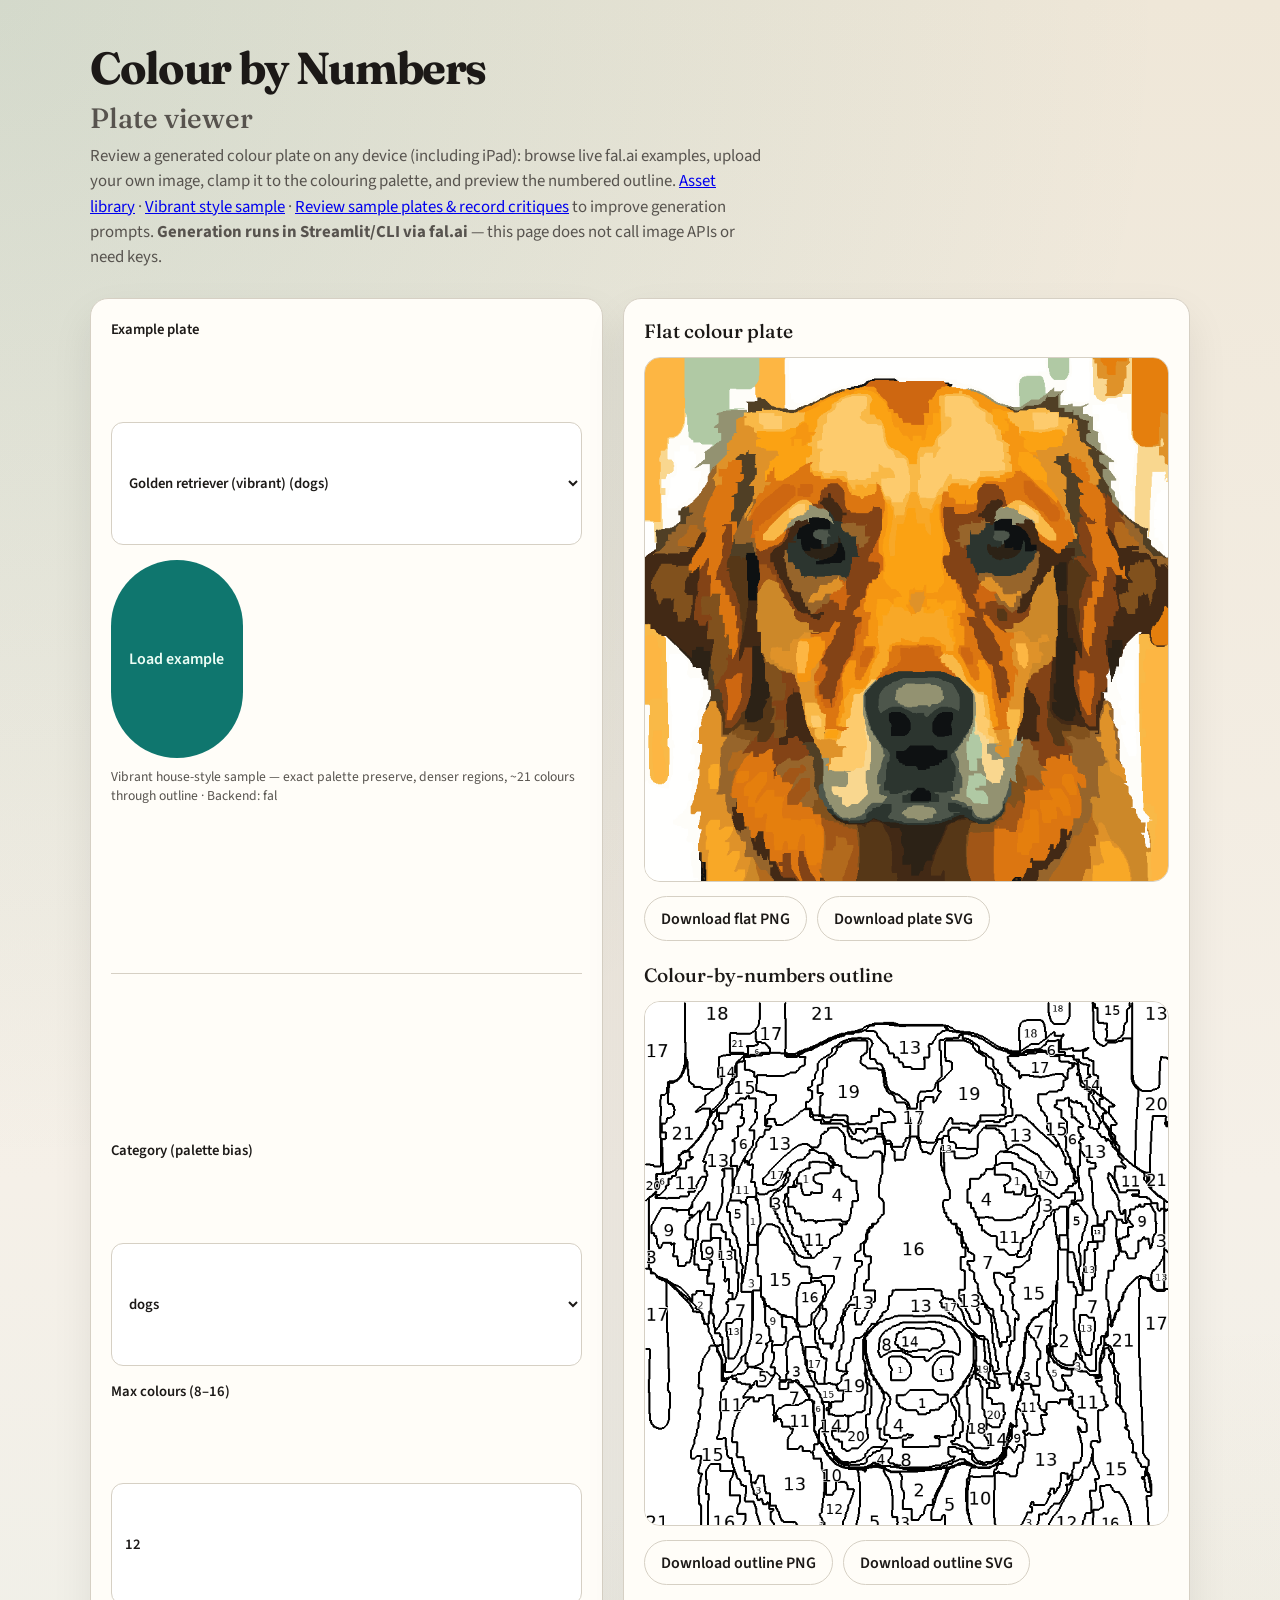
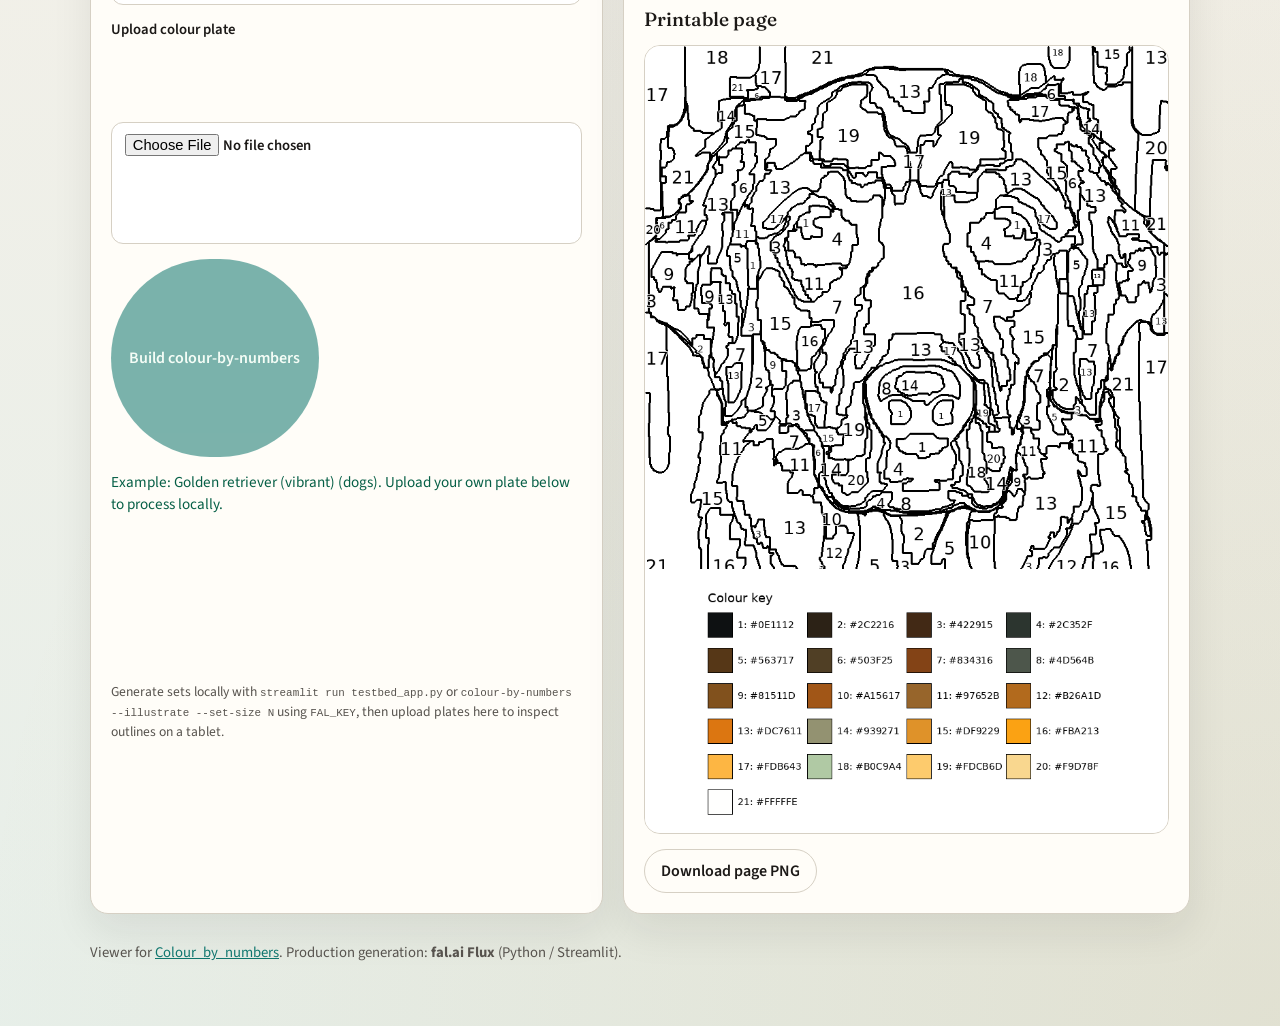
<file: docs/index.html>
<!DOCTYPE html>
<html lang="en">
<head>
  <meta charset="utf-8" />
  <meta name="viewport" content="width=device-width, initial-scale=1" />
  <title>Colour by Numbers — Plate Viewer</title>
  <link rel="preconnect" href="https://fonts.googleapis.com" />
  <link rel="preconnect" href="https://fonts.gstatic.com" crossorigin />
  <link href="https://fonts.googleapis.com/css2?family=Fraunces:opsz,wght@9..144,500;9..144,700&family=Source+Sans+3:wght@400;600&display=swap" rel="stylesheet" />
  <link rel="stylesheet" href="styles.css" />
</head>
<body>
  <div class="page">
    <header class="hero">
      <p class="brand">Colour by Numbers</p>
      <h1>Plate viewer</h1>
      <p class="lede">
        Review a generated colour plate on any device (including iPad): browse
        live fal.ai examples, upload your own image, clamp it to the colouring
        palette, and preview the numbered outline.
        <a href="library.html">Asset library</a>
        ·
        <a href="vibrant.html">Vibrant style sample</a>
        ·
        <a href="review.html">Review sample plates &amp; record critiques</a>
        to improve generation prompts.
        <strong>Generation runs in Streamlit/CLI via fal.ai</strong> — this page
        does not call image APIs or need keys.
      </p>
    </header>

    <main class="layout">
      <section class="panel controls">
        <label>
          Example plate
          <select id="sample-select">
            <option value="">— choose a sample —</option>
          </select>
        </label>
        <div class="actions">
          <button id="load-sample" type="button" disabled>Load example</button>
        </div>
        <p id="sample-note" class="fineprint sample-note" hidden></p>
        <hr class="control-divider" />
        <label>
          Category (palette bias)
          <select id="category"></select>
        </label>
        <label>
          Max colours (8–16)
          <input id="colours" type="number" min="8" max="16" value="12" />
        </label>
        <label class="full">
          Upload colour plate
          <input id="file-input" type="file" accept="image/*" />
        </label>
        <div class="actions">
          <button id="process" type="button" disabled>Build colour-by-numbers</button>
        </div>
        <p id="status" class="status" aria-live="polite"></p>
        <p class="fineprint">
          Generate sets locally with
          <code>streamlit run testbed_app.py</code>
          or
          <code>colour-by-numbers --illustrate --set-size N</code>
          using <code>FAL_KEY</code>, then upload plates here to inspect outlines
          on a tablet.
        </p>
      </section>

      <section class="panel preview">
        <h2>Flat colour plate</h2>
        <div id="result-frame" class="result-frame empty">
          <p class="placeholder">Upload a plate to preview the flat colour result.</p>
          <img id="result-image" alt="Flat colour illustration" hidden />
        </div>
        <div class="preview-actions">
          <a id="download" class="ghost link" href="#" download="illustration.png" hidden>Download flat PNG</a>
          <a id="download-plate-svg" class="ghost link" href="#" download="plate.svg" hidden>Download plate SVG</a>
        </div>

        <h2 class="outline-heading">Colour-by-numbers outline</h2>
        <div id="outline-frame" class="result-frame empty">
          <p class="placeholder outline-placeholder">The numbered outline appears here after processing.</p>
          <img id="outline-image" alt="Numbered colour-by-numbers outline" hidden />
        </div>
        <div class="preview-actions">
          <a id="download-outline" class="ghost link" href="#" download="outline.png" hidden>Download outline PNG</a>
          <a id="download-outline-svg" class="ghost link" href="#" download="outline.svg" hidden>Download outline SVG</a>
        </div>

        <h2 class="outline-heading">Printable page</h2>
        <div id="page-frame" class="result-frame empty">
          <p class="placeholder page-placeholder">Full page with colour key appears here for examples or after upload.</p>
          <img id="page-image" alt="Printable colour-by-numbers page with legend" hidden />
        </div>
        <div class="preview-actions">
          <a id="download-page" class="ghost link" href="#" download="page.png" hidden>Download page PNG</a>
        </div>
      </section>
    </main>

    <footer>
      <p>
        Viewer for
        <a href="https://github.com/jamiefuller320/Colour_by_numbers">Colour_by_numbers</a>.
        Production generation: <strong>fal.ai Flux</strong> (Python / Streamlit).
      </p>
    </footer>
  </div>
  <script src="app.js" type="module"></script>
</body>
</html>
</file>
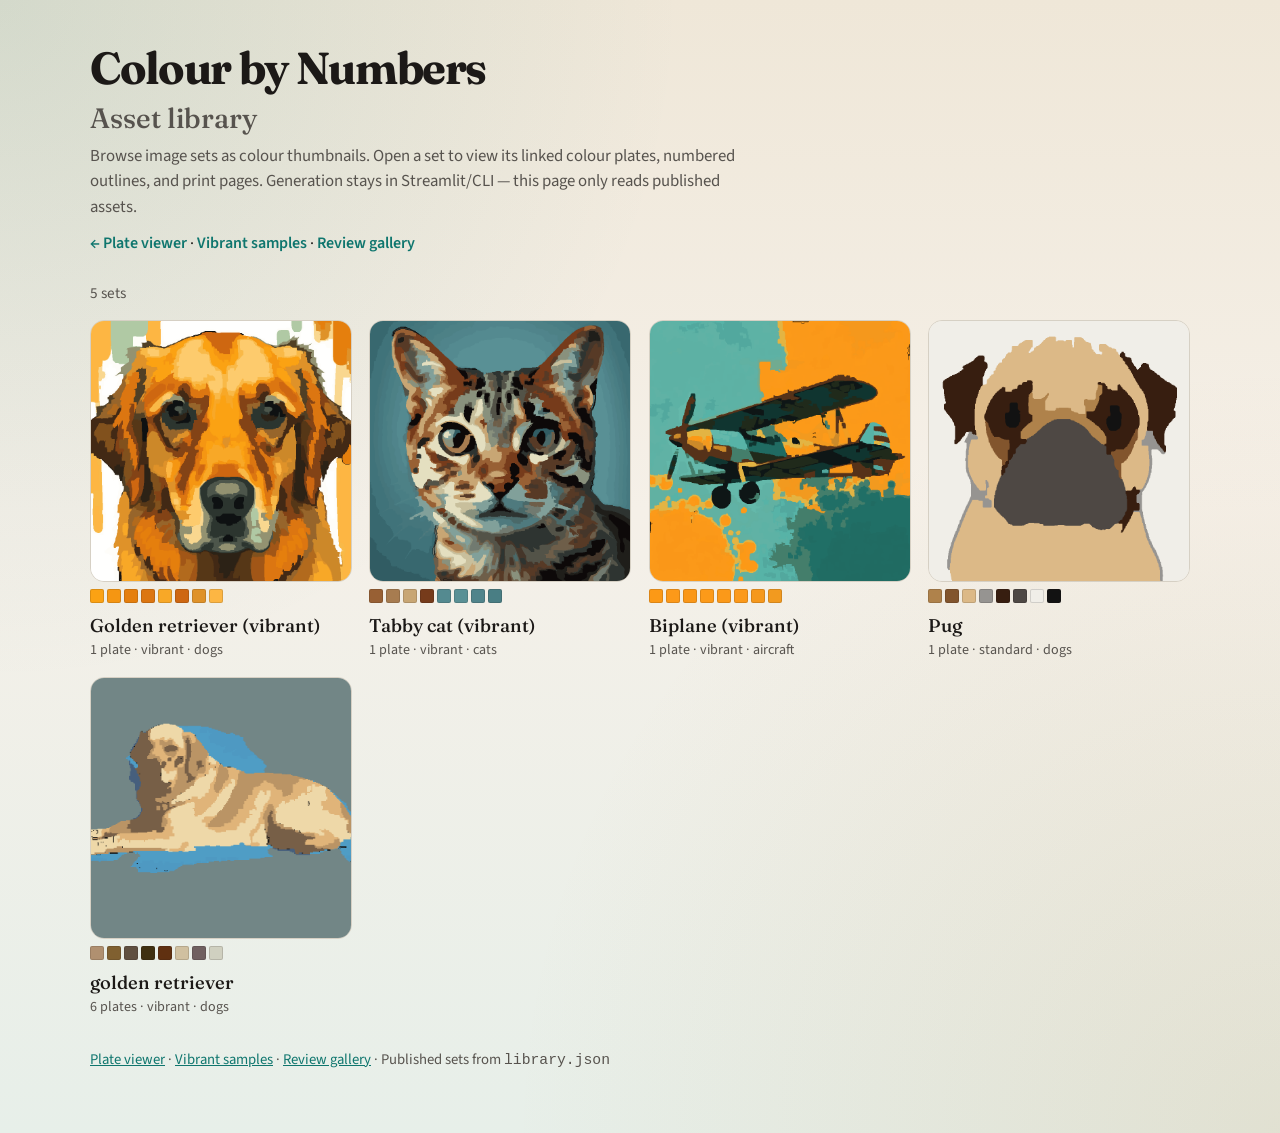
<file: docs/library.html>
<!DOCTYPE html>
<html lang="en">
<head>
  <meta charset="utf-8" />
  <meta name="viewport" content="width=device-width, initial-scale=1" />
  <title>Asset library — Colour by Numbers</title>
  <link rel="preconnect" href="https://fonts.googleapis.com" />
  <link rel="preconnect" href="https://fonts.gstatic.com" crossorigin />
  <link href="https://fonts.googleapis.com/css2?family=Fraunces:opsz,wght@9..144,500;9..144,700&family=Source+Sans+3:wght@400;600&display=swap" rel="stylesheet" />
  <link rel="stylesheet" href="styles.css" />
</head>
<body>
  <div class="page library-page">
    <header class="hero">
      <p class="brand">Colour by Numbers</p>
      <h1>Asset library</h1>
      <p class="lede">
        Browse image sets as colour thumbnails. Open a set to view its linked
        colour plates, numbered outlines, and print pages.
        Generation stays in Streamlit/CLI — this page only reads published assets.
      </p>
      <nav class="review-nav">
        <a href="index.html">← Plate viewer</a>
        ·
        <a href="vibrant.html">Vibrant samples</a>
        ·
        <a href="review.html">Review gallery</a>
      </nav>
    </header>

    <p id="library-status" class="status" aria-live="polite"></p>

    <section id="library-grid" class="library-grid" hidden></section>

    <section id="library-gallery" class="library-gallery" hidden>
      <button id="library-back" type="button" class="ghost">← All sets</button>
      <header class="library-gallery-head">
        <h2 id="gallery-title"></h2>
        <p id="gallery-meta" class="fineprint"></p>
        <p id="gallery-note" class="lede library-gallery-note"></p>
      </header>
      <div id="gallery-pairs" class="library-pairs"></div>
    </section>

    <footer>
      <p>
        <a href="index.html">Plate viewer</a> ·
        <a href="vibrant.html">Vibrant samples</a> ·
        <a href="review.html">Review gallery</a> ·
        Published sets from <code>library.json</code>
      </p>
    </footer>
  </div>
  <script src="library.js" type="module"></script>
</body>
</html>
</file>
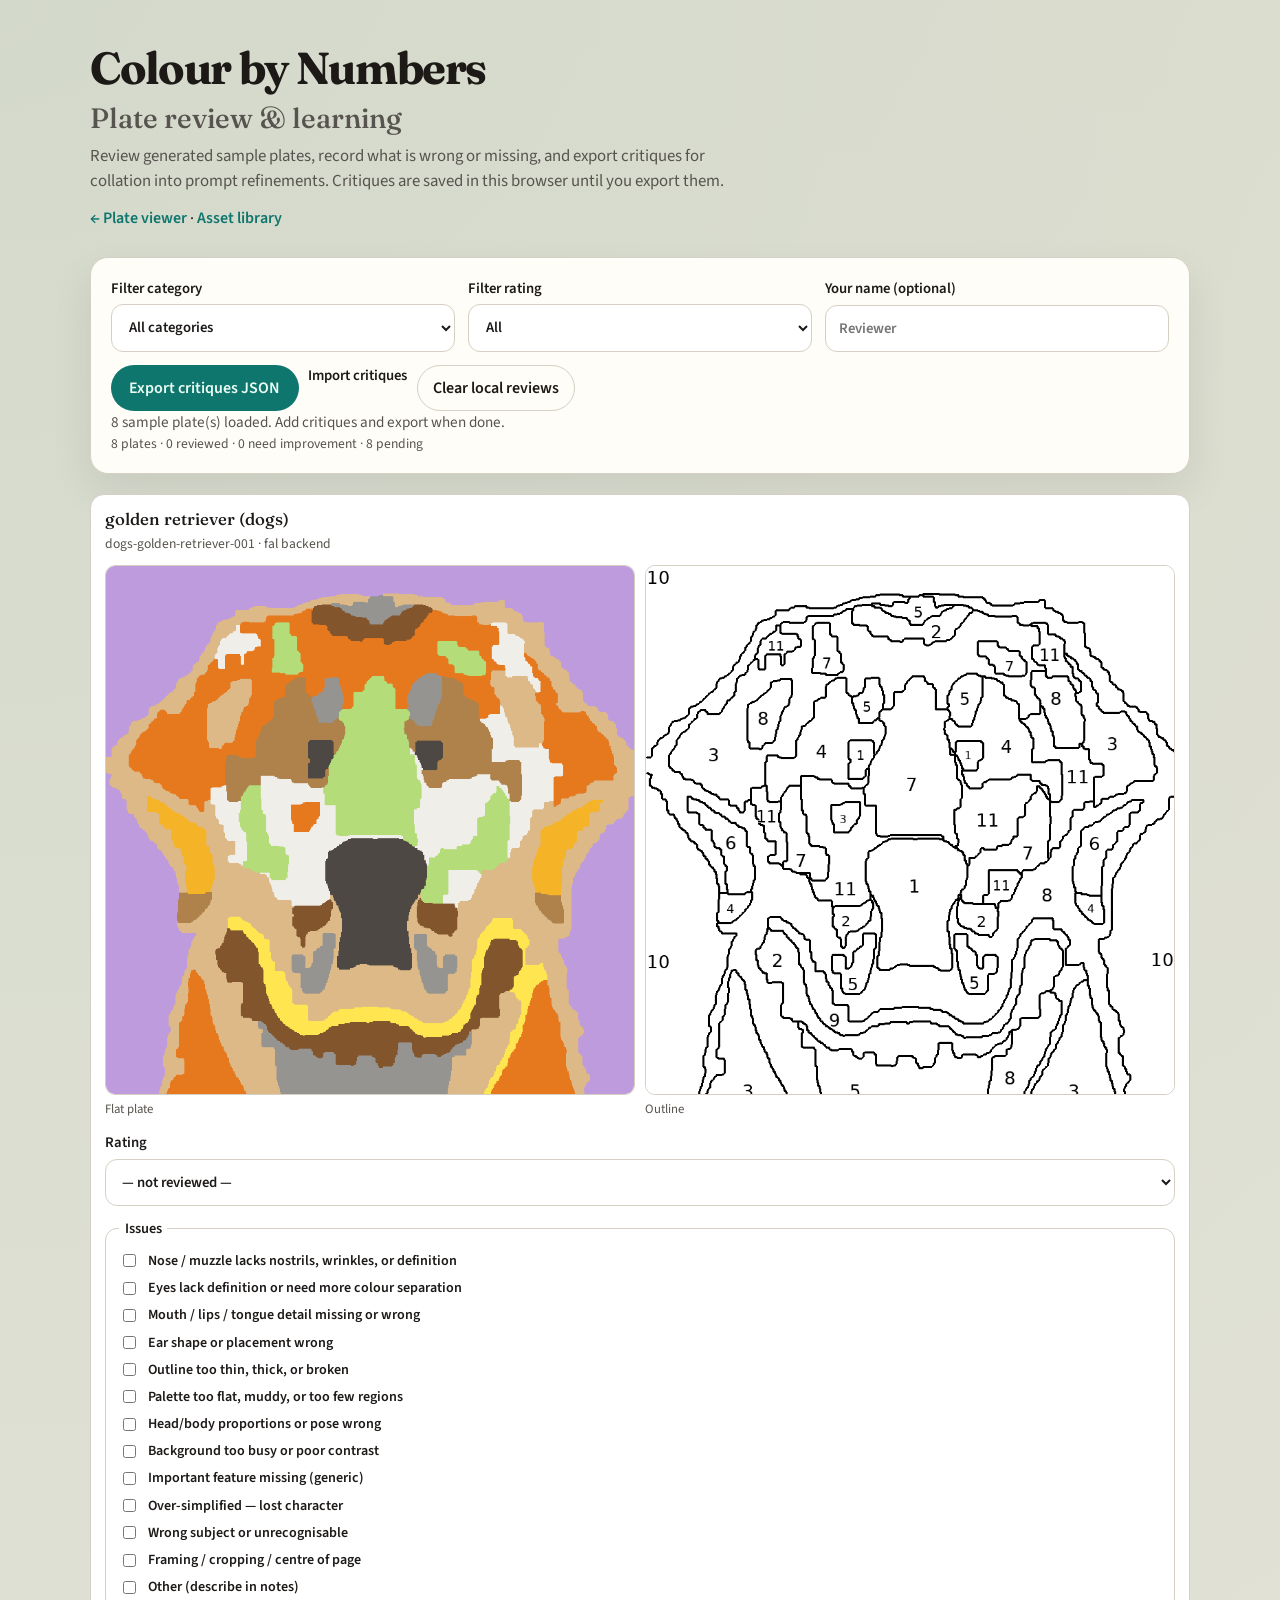
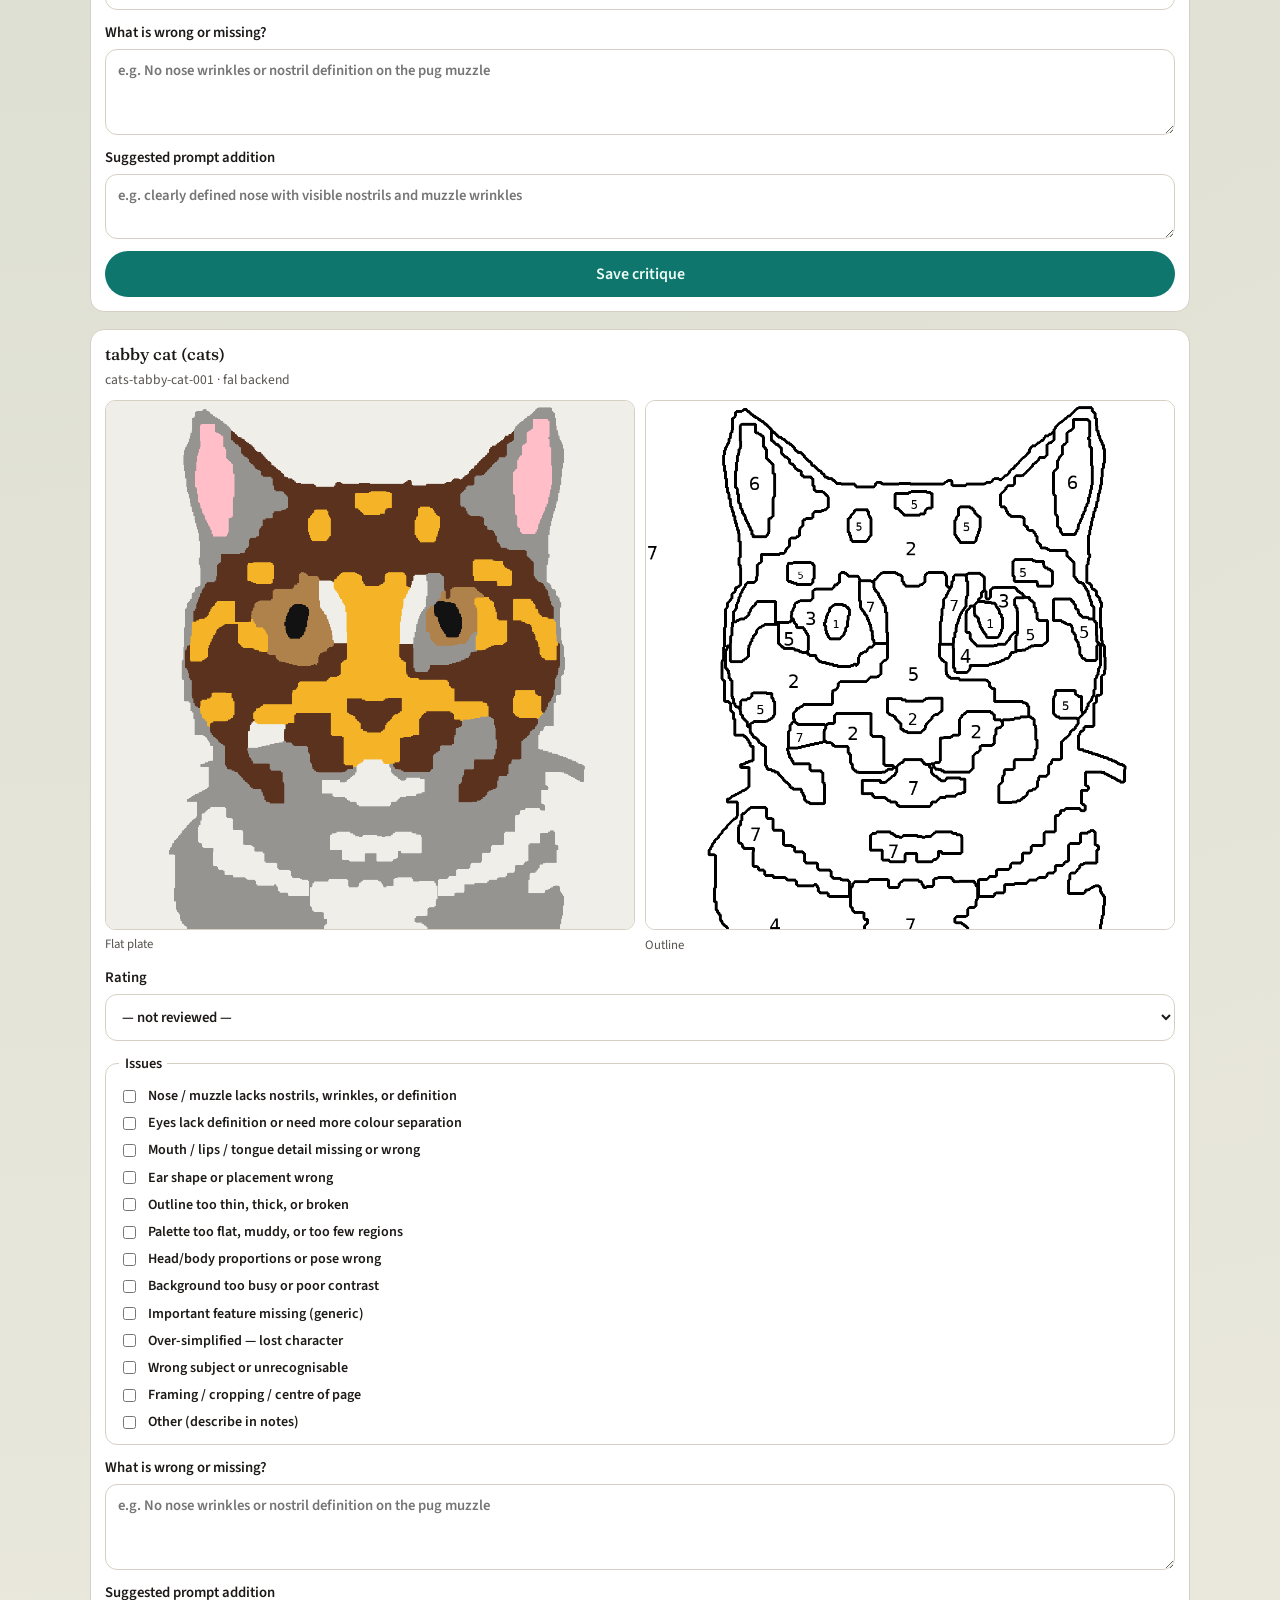
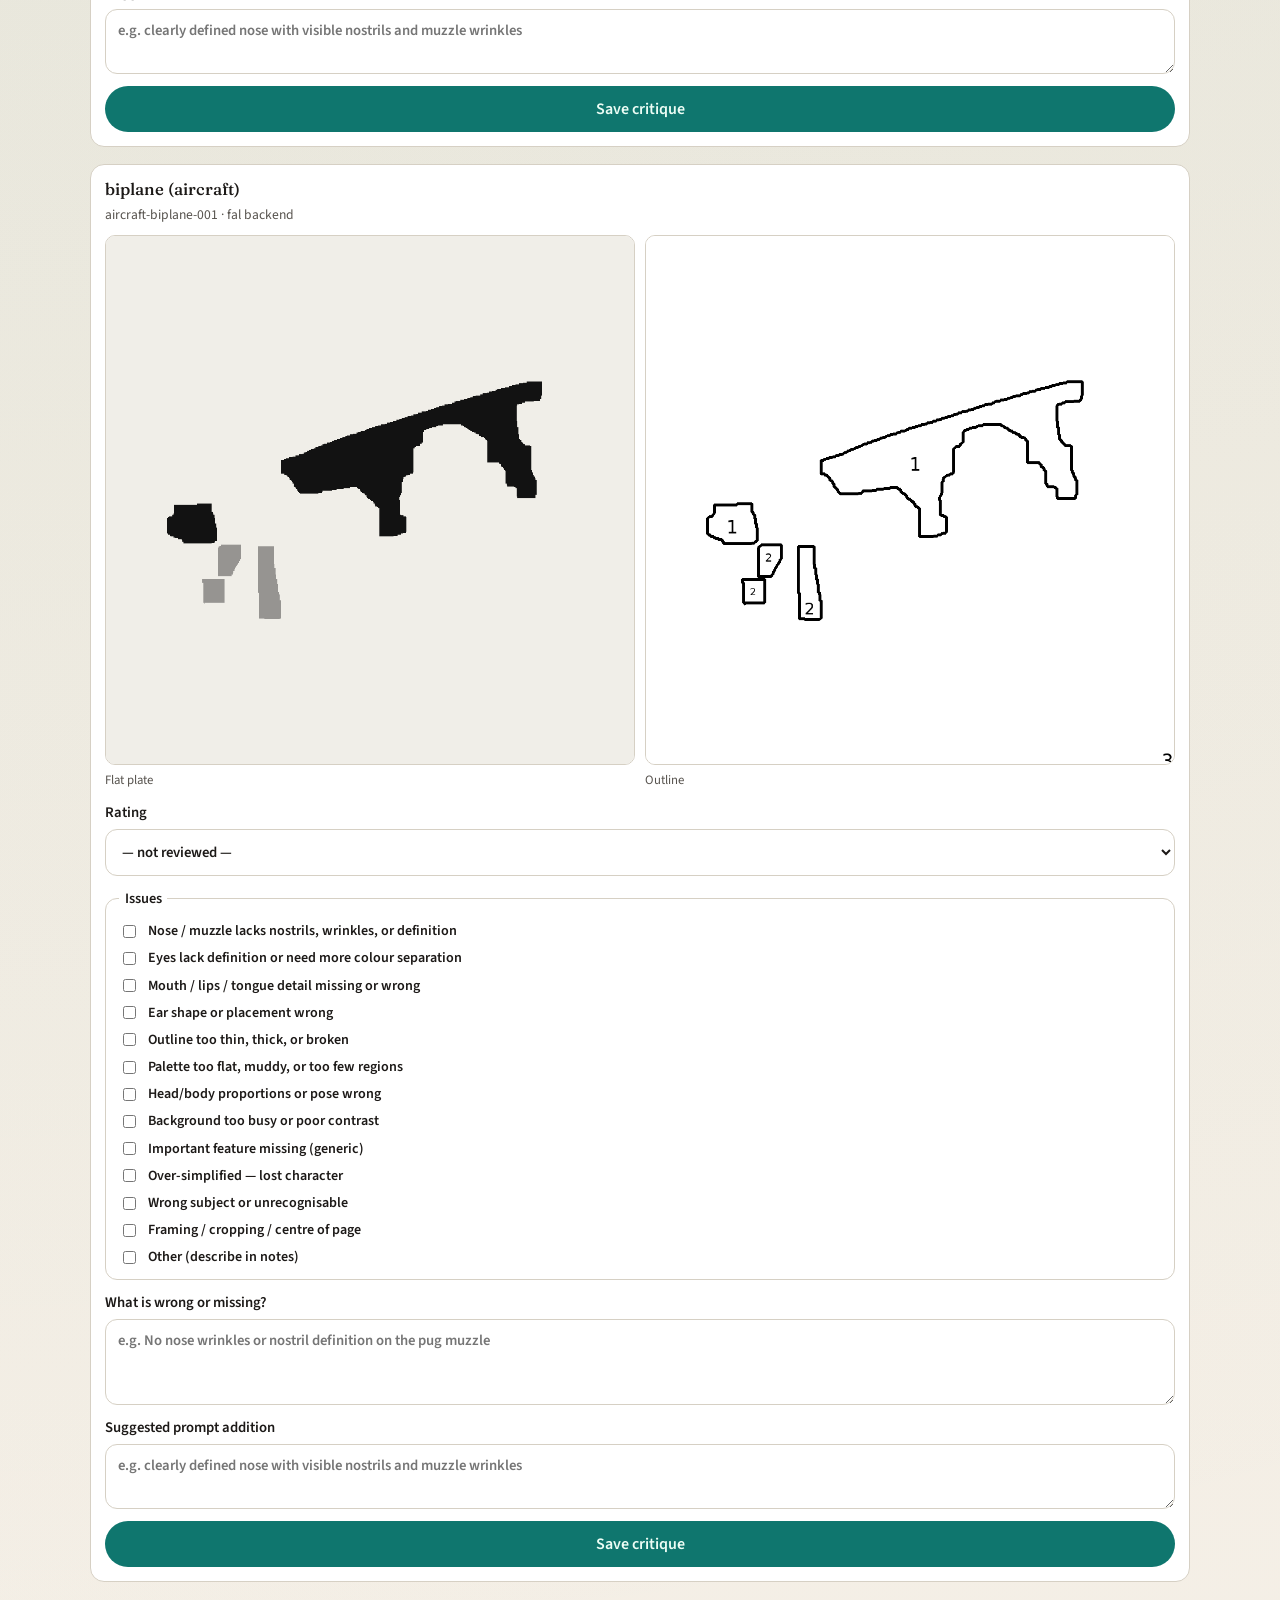
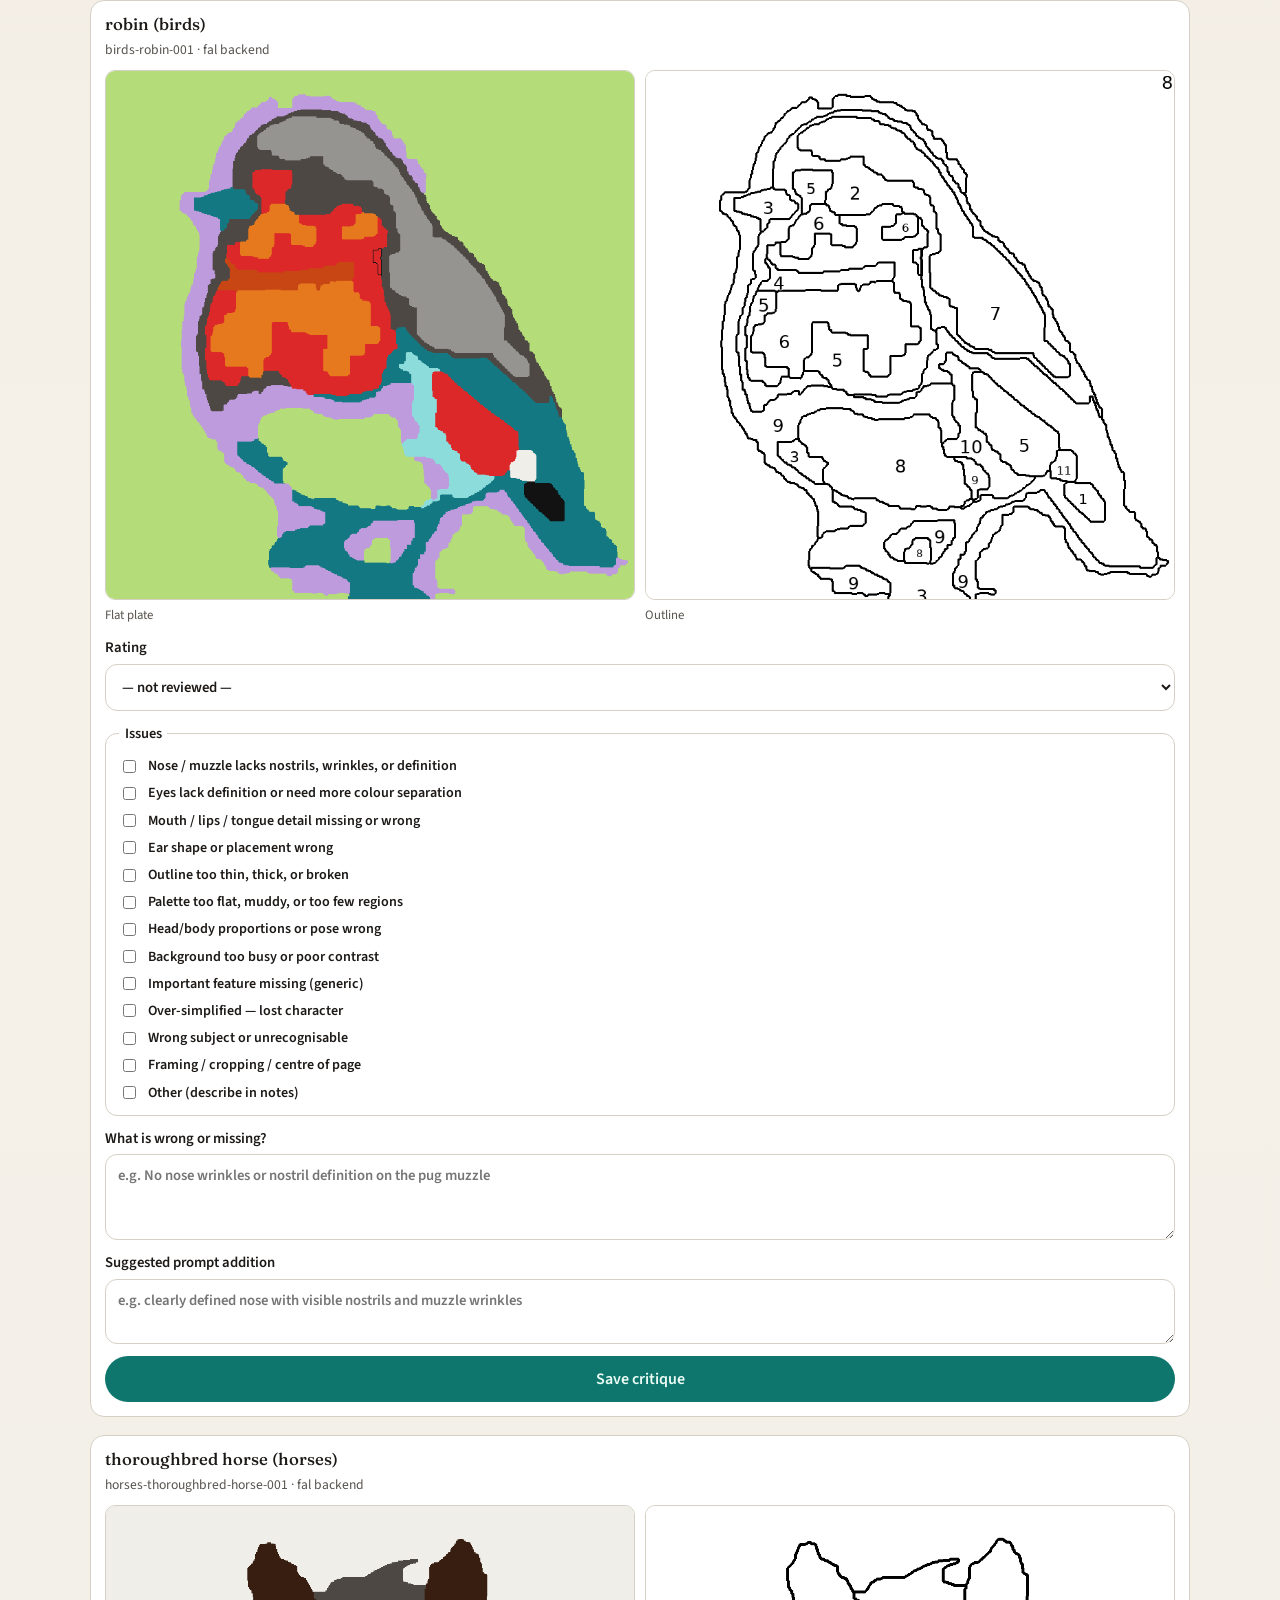
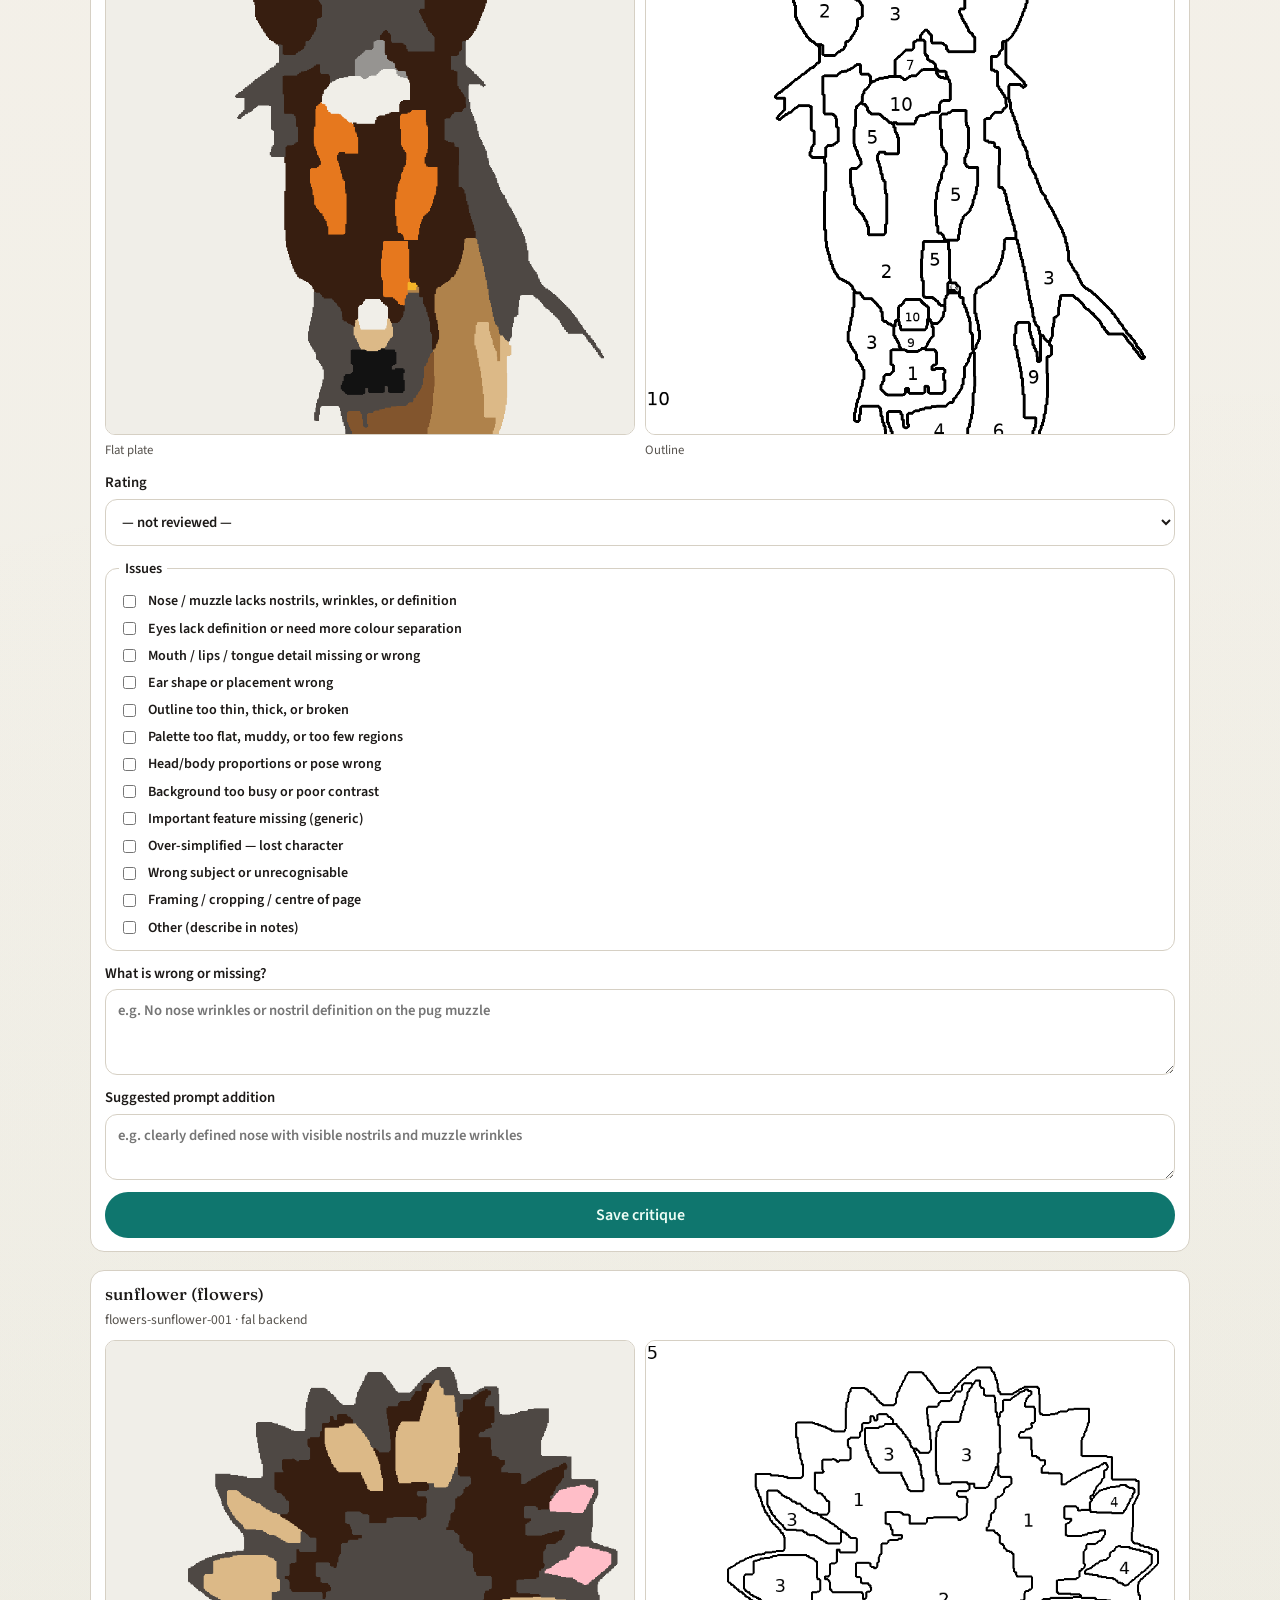
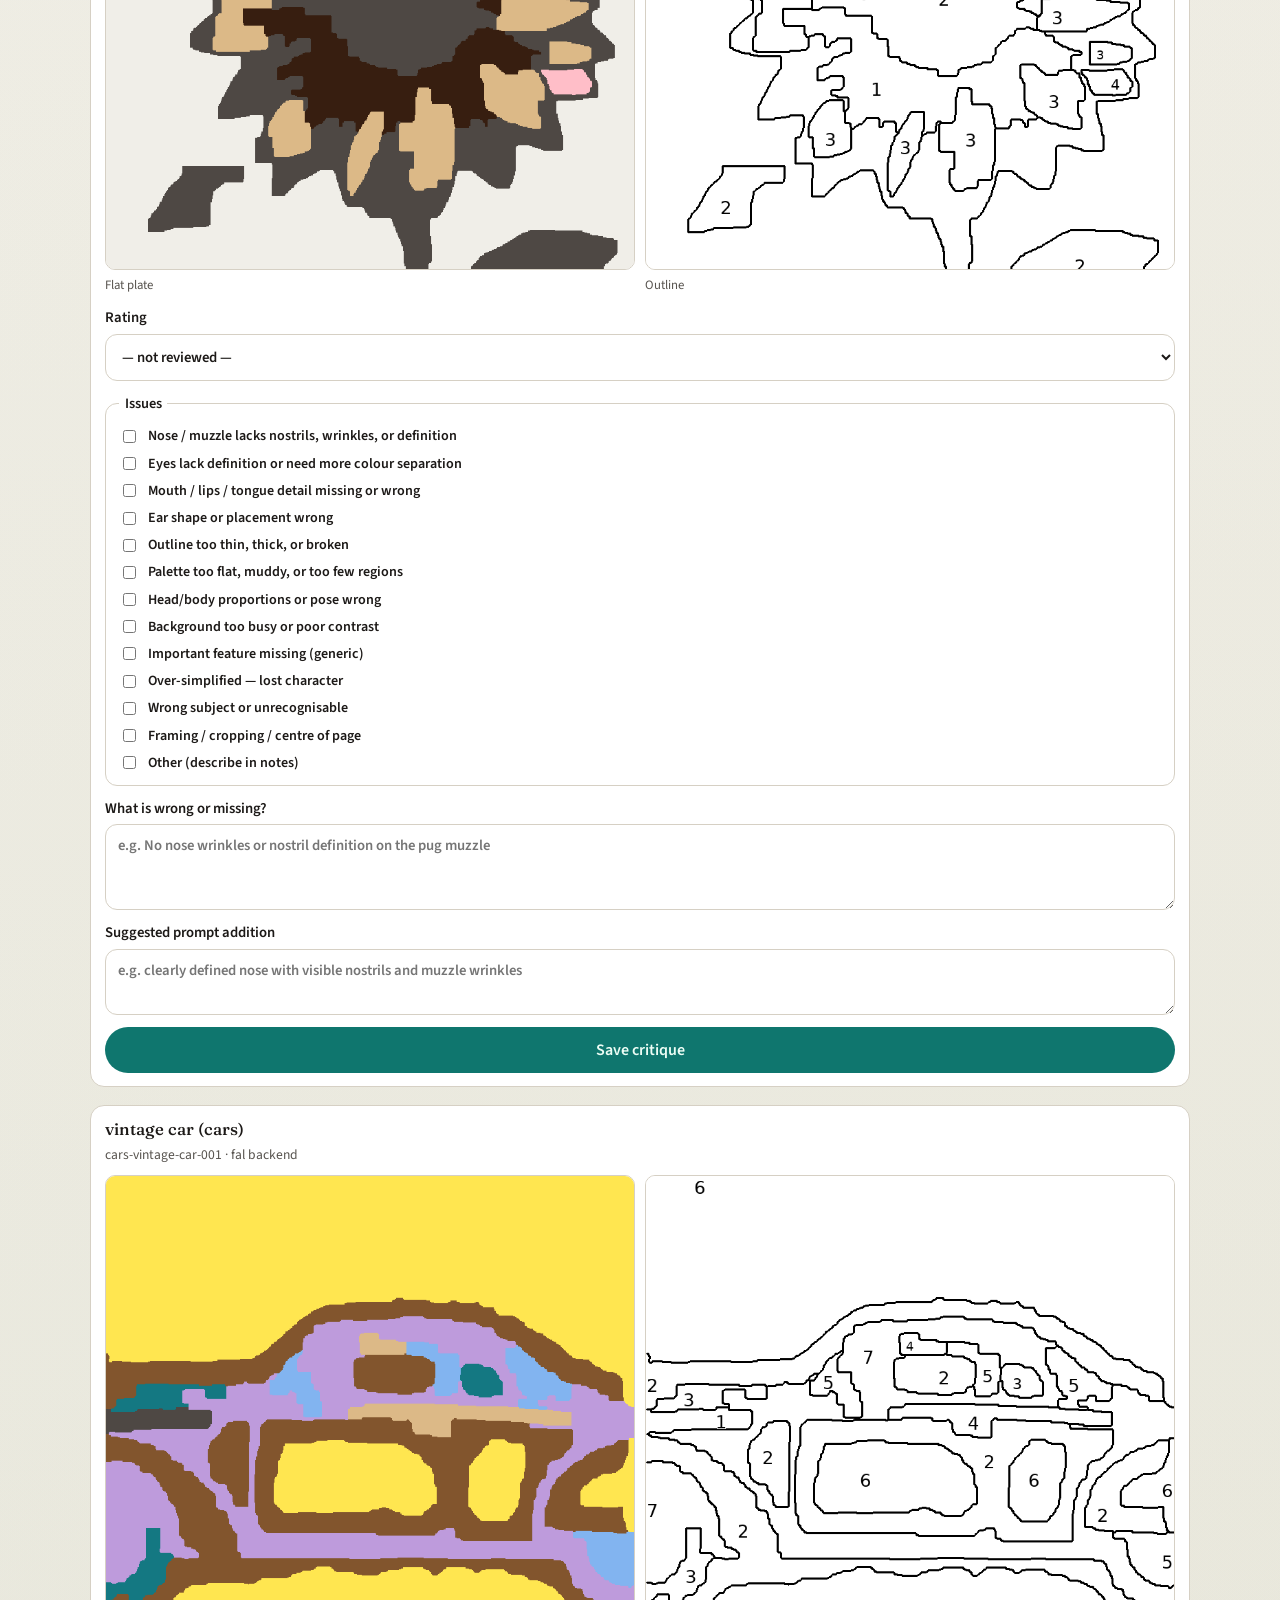
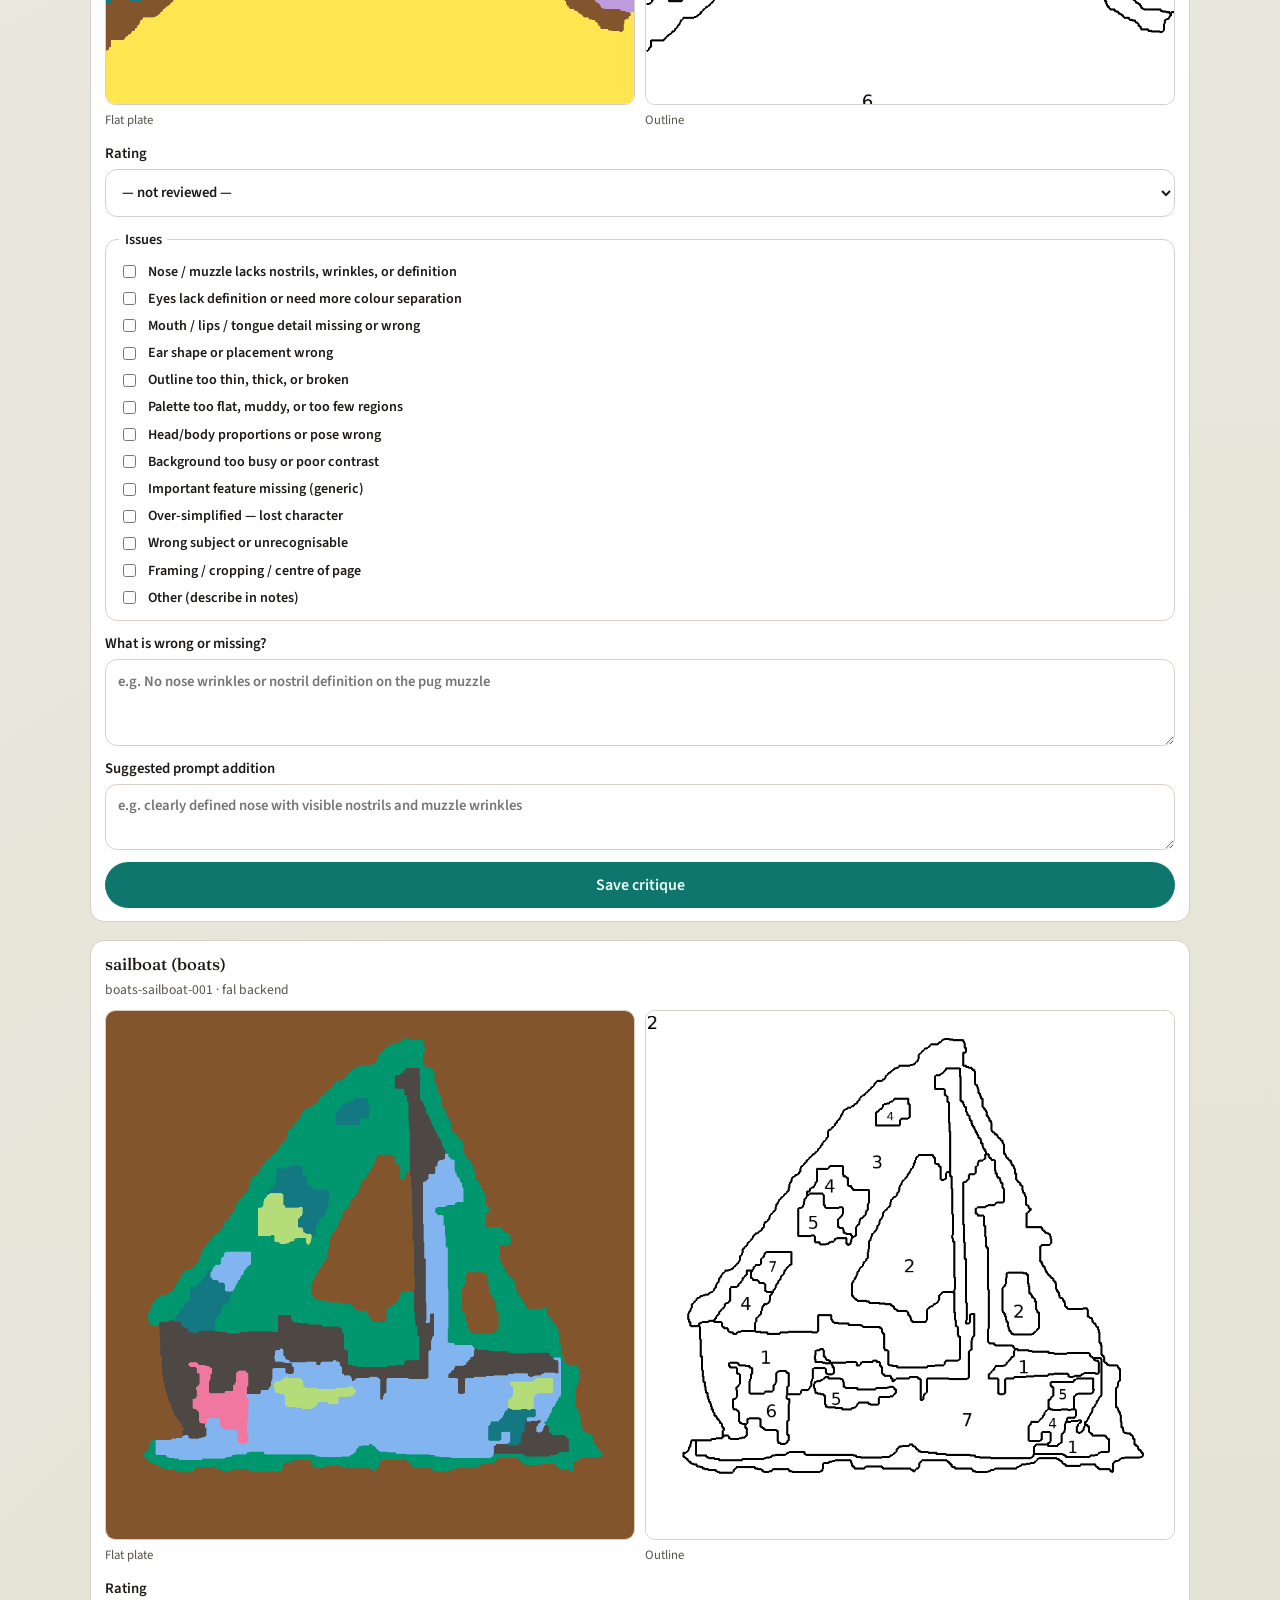
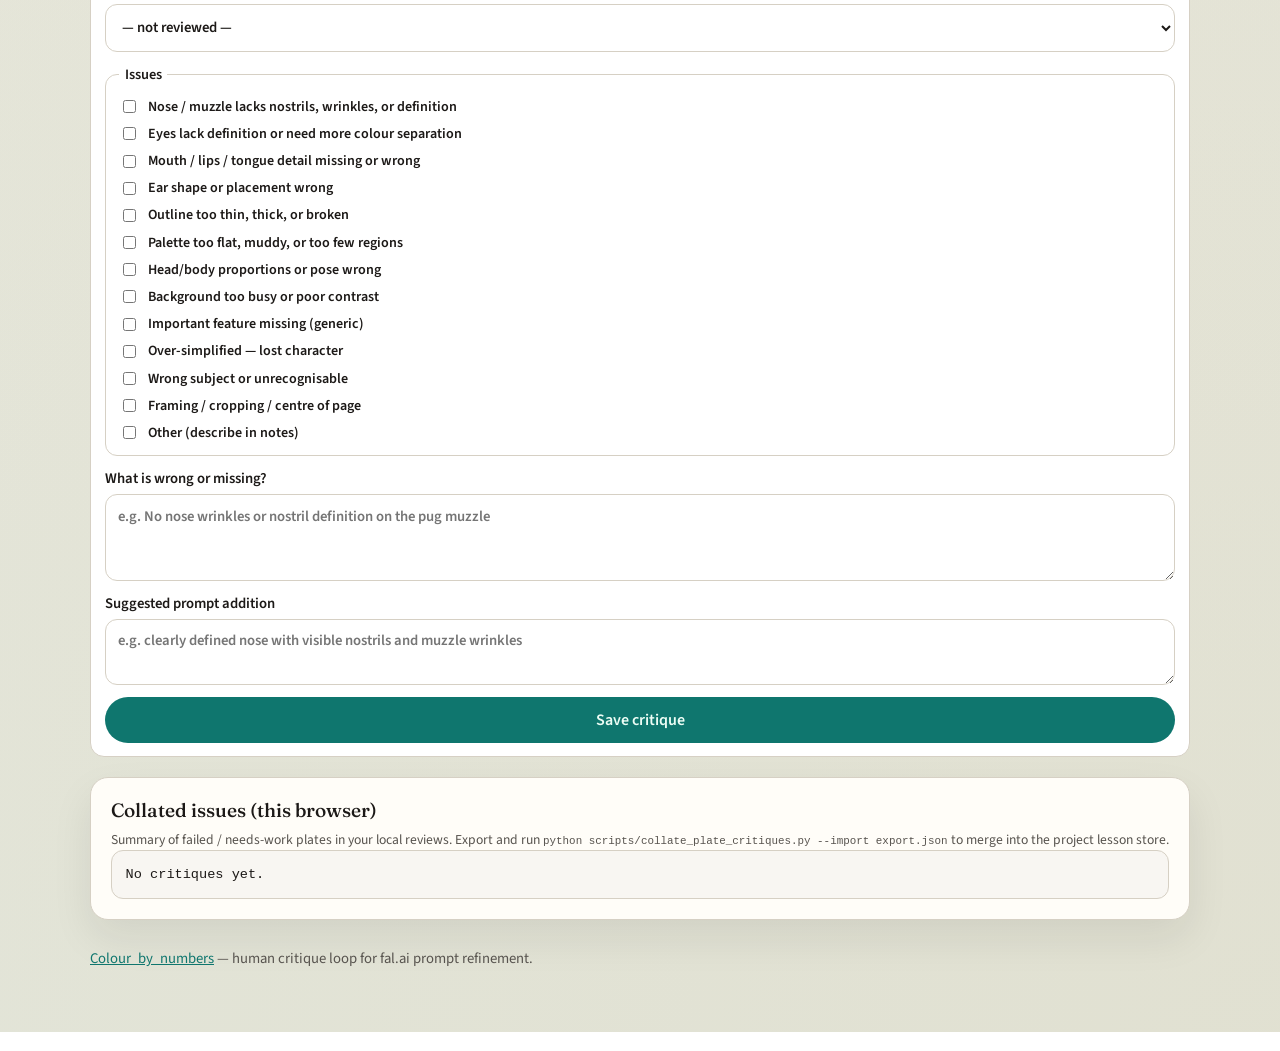
<file: docs/review.html>
<!DOCTYPE html>
<html lang="en">
<head>
  <meta charset="utf-8" />
  <meta name="viewport" content="width=device-width, initial-scale=1" />
  <title>Colour by Numbers — Plate Review</title>
  <link rel="preconnect" href="https://fonts.googleapis.com" />
  <link rel="preconnect" href="https://fonts.gstatic.com" crossorigin />
  <link href="https://fonts.googleapis.com/css2?family=Fraunces:opsz,wght@9..144,500;9..144,700&family=Source+Sans+3:wght@400;600&display=swap" rel="stylesheet" />
  <link rel="stylesheet" href="styles.css" />
</head>
<body>
  <div class="page review-page">
    <header class="hero">
      <p class="brand">Colour by Numbers</p>
      <h1>Plate review &amp; learning</h1>
      <p class="lede">
        Review generated sample plates, record what is wrong or missing, and export
        critiques for collation into prompt refinements. Critiques are saved in
        this browser until you export them.
      </p>
      <nav class="review-nav">
        <a href="index.html">← Plate viewer</a>
        ·
        <a href="library.html">Asset library</a>
      </nav>
    </header>

    <section class="panel review-toolbar">
      <div class="review-toolbar-row">
        <label>
          Filter category
          <select id="filter-category">
            <option value="">All categories</option>
          </select>
        </label>
        <label>
          Filter rating
          <select id="filter-rating">
            <option value="">All</option>
            <option value="unreviewed">Not reviewed</option>
            <option value="pass">Pass</option>
            <option value="needs_work">Needs work</option>
            <option value="fail">Fail</option>
          </select>
        </label>
        <label>
          Your name (optional)
          <input id="reviewer-name" type="text" placeholder="Reviewer" />
        </label>
      </div>
      <div class="actions">
        <button id="export-critiques" type="button">Export critiques JSON</button>
        <label class="ghost import-label">
          Import critiques
          <input id="import-critiques" type="file" accept="application/json" hidden />
        </label>
        <button id="clear-local" type="button" class="ghost">Clear local reviews</button>
      </div>
      <p id="review-status" class="status" aria-live="polite"></p>
      <p id="review-summary" class="fineprint"></p>
    </section>

    <section id="review-gallery" class="set-gallery review-gallery" aria-live="polite"></section>

    <section class="panel review-collate">
      <h2>Collated issues (this browser)</h2>
      <p class="fineprint">
        Summary of failed / needs-work plates in your local reviews. Export and run
        <code>python scripts/collate_plate_critiques.py --import export.json</code>
        to merge into the project lesson store.
      </p>
      <pre id="collate-preview" class="collate-preview">No critiques yet.</pre>
    </section>

    <footer>
      <p>
        <a href="https://github.com/jamiefuller320/Colour_by_numbers">Colour_by_numbers</a>
        — human critique loop for fal.ai prompt refinement.
      </p>
    </footer>
  </div>
  <script src="review.js" type="module"></script>
</body>
</html>
</file>
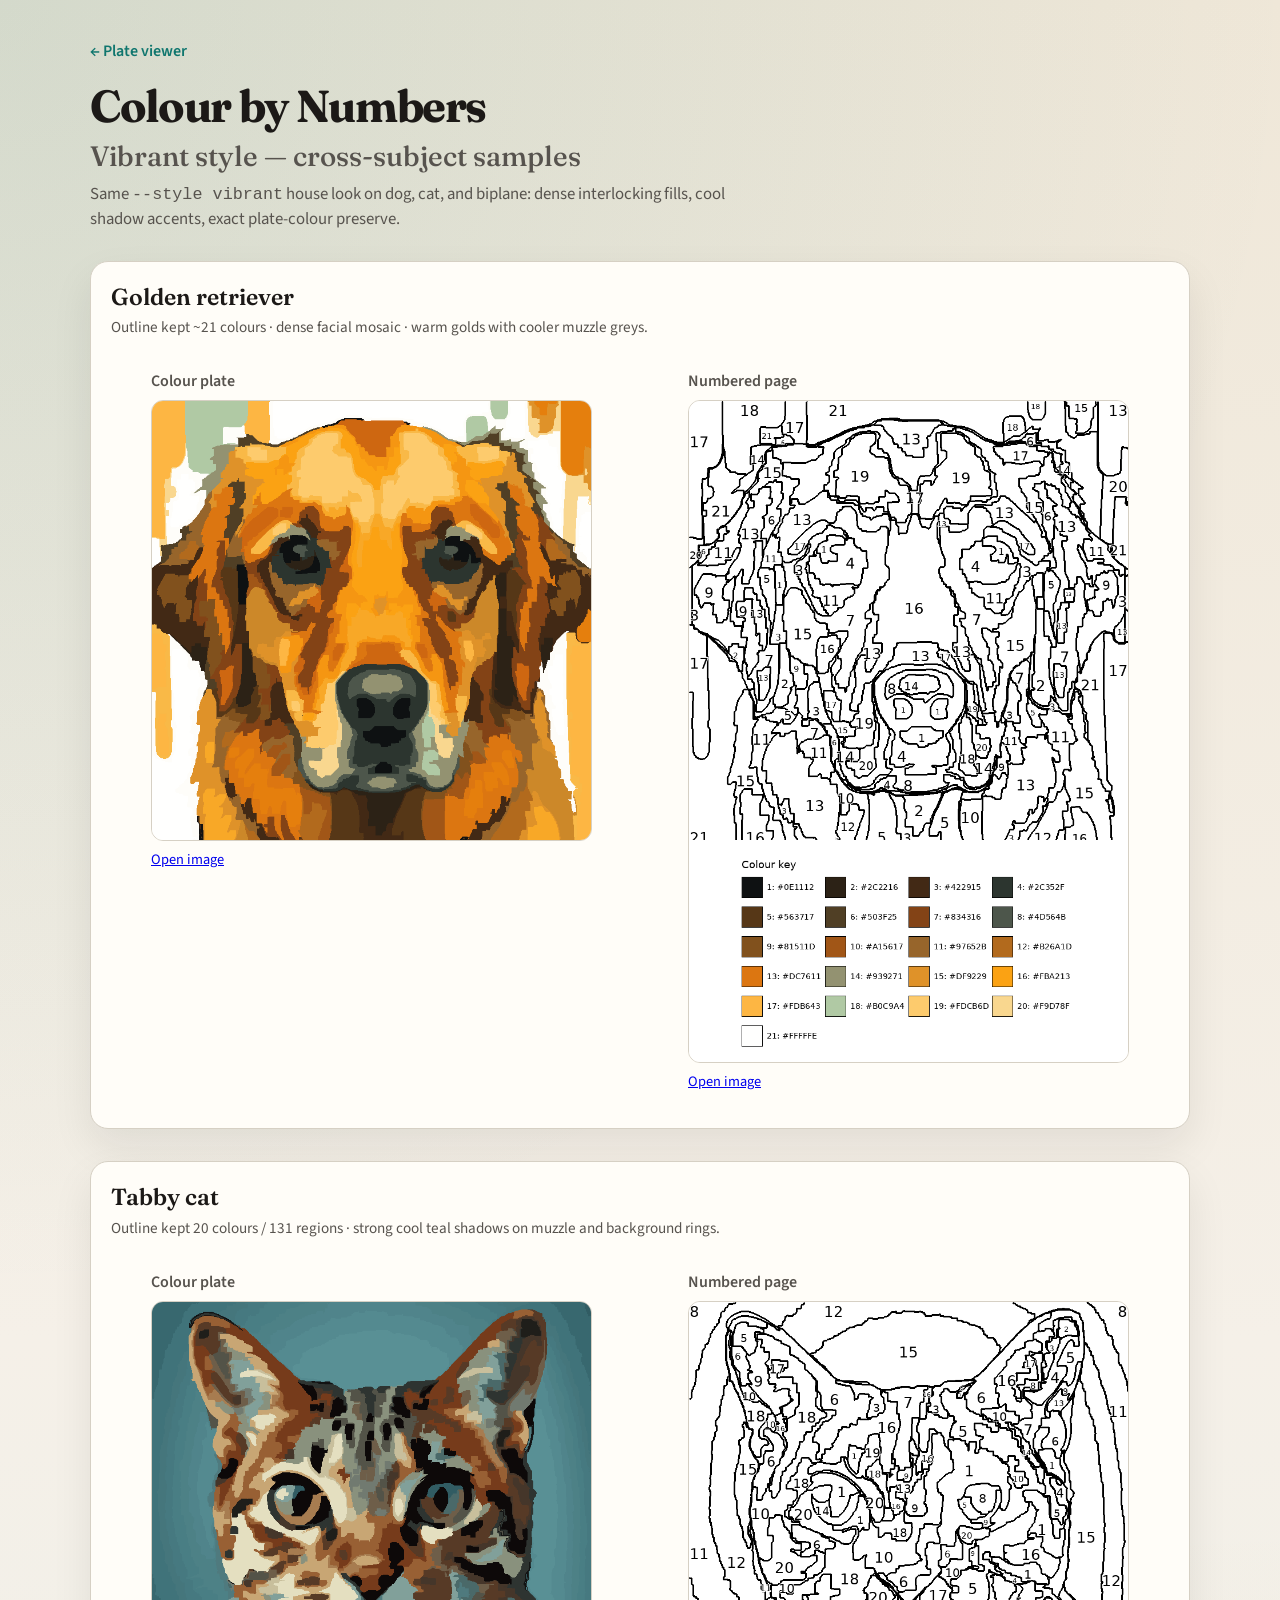
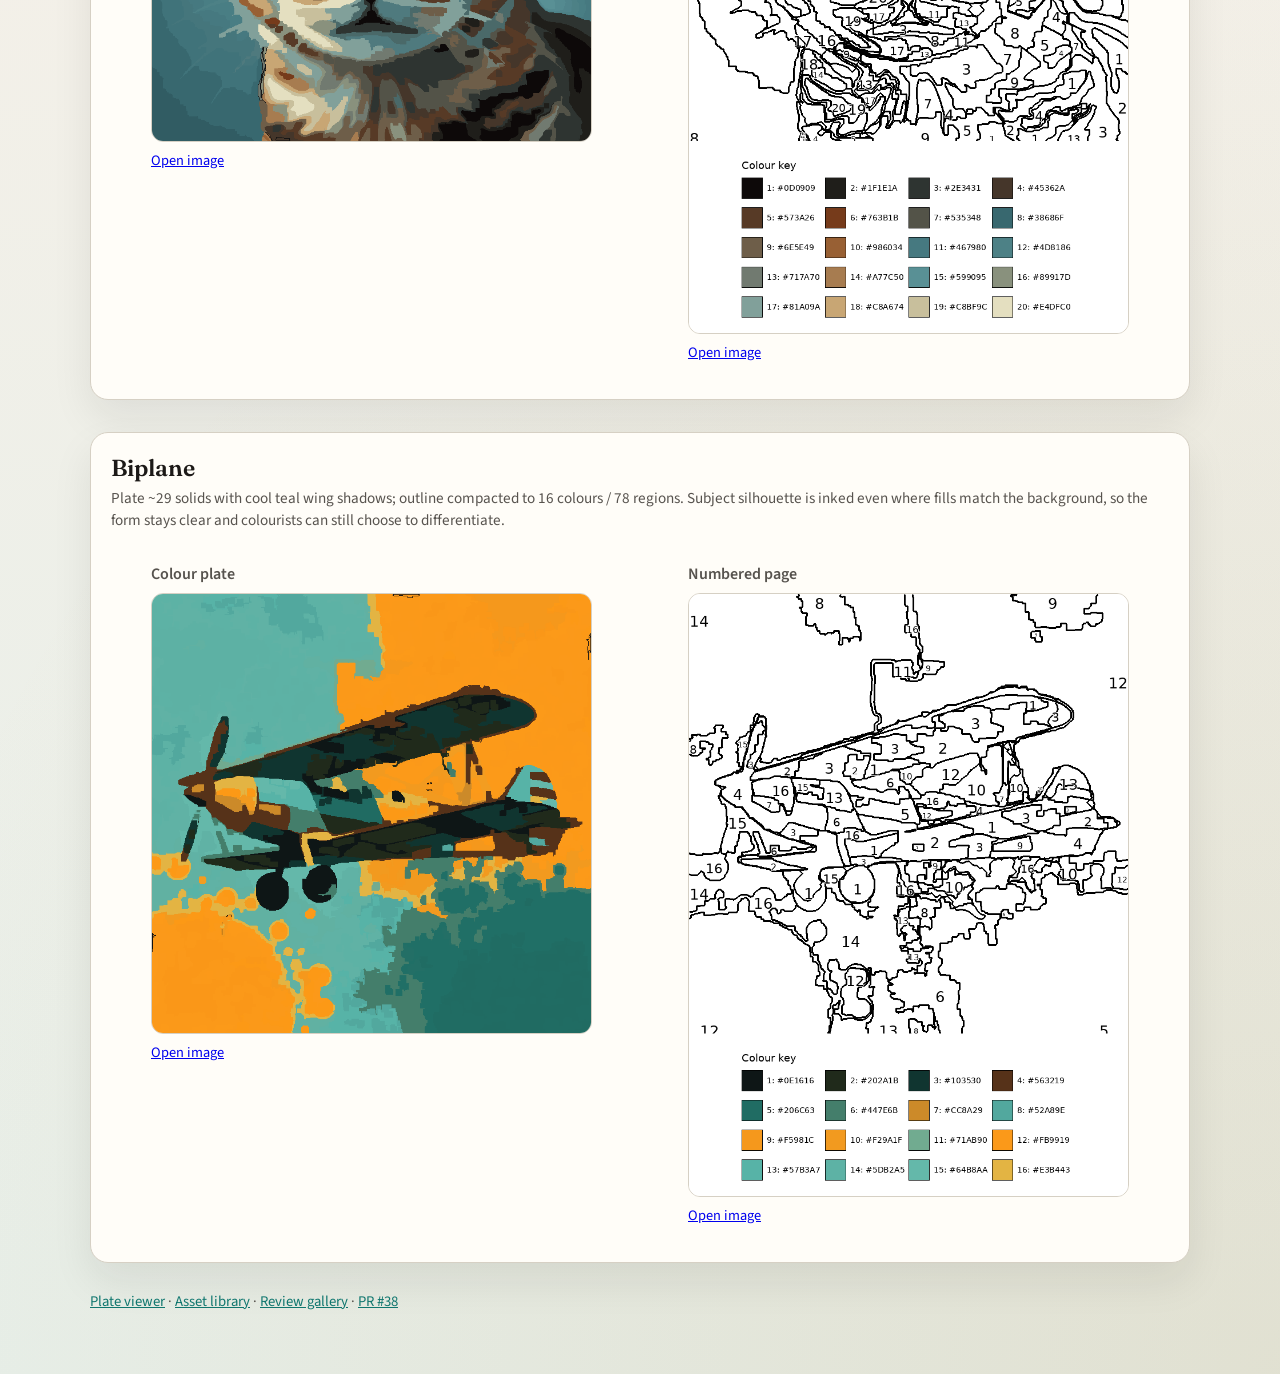
<file: docs/vibrant.html>
<!DOCTYPE html>
<html lang="en">
<head>
  <meta charset="utf-8" />
  <meta name="viewport" content="width=device-width, initial-scale=1" />
  <title>Vibrant samples — Colour by Numbers</title>
  <link rel="preconnect" href="https://fonts.googleapis.com" />
  <link rel="preconnect" href="https://fonts.gstatic.com" crossorigin />
  <link href="https://fonts.googleapis.com/css2?family=Fraunces:opsz,wght@9..144,500;9..144,700&family=Source+Sans+3:wght@400;600&display=swap" rel="stylesheet" />
  <link rel="stylesheet" href="styles.css" />
  <style>
    .gallery { display: grid; gap: 2rem; }
    .subject {
      background: var(--panel);
      border: 1px solid var(--line);
      border-radius: var(--radius);
      box-shadow: var(--shadow);
      padding: 1.25rem;
    }
    .subject h2 {
      margin: 0 0 0.35rem;
      font-family: var(--font-display);
      font-size: 1.45rem;
      font-weight: 600;
    }
    .stats {
      margin: 0 0 1rem;
      color: var(--muted);
      font-size: 0.95rem;
      line-height: 1.45;
    }
    .pair {
      display: grid;
      grid-template-columns: 1fr 1fr;
      gap: 1rem;
    }
    @media (max-width: 720px) {
      .pair { grid-template-columns: 1fr; }
    }
    .shot h3 {
      margin: 0 0 0.5rem;
      font-size: 1rem;
      font-weight: 600;
      color: var(--muted);
    }
    .shot img {
      display: block;
      width: 100%;
      height: auto;
      border-radius: 12px;
      background: #fff;
      border: 1px solid var(--line);
    }
    .shot p {
      margin: 0.5rem 0 0;
      font-size: 0.9rem;
    }
    .back {
      display: inline-block;
      margin-bottom: 1rem;
      color: var(--accent);
      font-weight: 600;
      text-decoration: none;
    }
    .back:hover { text-decoration: underline; }
  </style>
</head>
<body>
  <div class="page">
    <header class="hero">
      <a class="back" href="index.html">← Plate viewer</a>
      <p class="brand">Colour by Numbers</p>
      <h1>Vibrant style — cross-subject samples</h1>
      <p class="lede">
        Same <code>--style vibrant</code> house look on dog, cat, and biplane:
        dense interlocking fills, cool shadow accents, exact plate-colour preserve.
      </p>
    </header>

    <main class="gallery">
      <section class="subject" id="dog">
        <h2>Golden retriever</h2>
        <p class="stats">Outline kept ~21 colours · dense facial mosaic · warm golds with cooler muzzle greys.</p>
        <div class="pair">
          <figure class="shot">
            <h3>Colour plate</h3>
            <img src="samples/dogs/golden-retriever-vibrant/plate.png" alt="Vibrant golden retriever colour plate" />
            <p><a href="samples/dogs/golden-retriever-vibrant/plate.png">Open image</a></p>
          </figure>
          <figure class="shot">
            <h3>Numbered page</h3>
            <img src="samples/dogs/golden-retriever-vibrant/page.png" alt="Vibrant golden retriever numbered page" />
            <p><a href="samples/dogs/golden-retriever-vibrant/page.png">Open image</a></p>
          </figure>
        </div>
      </section>

      <section class="subject" id="cat">
        <h2>Tabby cat</h2>
        <p class="stats">Outline kept 20 colours / 131 regions · strong cool teal shadows on muzzle and background rings.</p>
        <div class="pair">
          <figure class="shot">
            <h3>Colour plate</h3>
            <img src="samples/cats/tabby-vibrant/plate.png" alt="Vibrant tabby cat colour plate" />
            <p><a href="samples/cats/tabby-vibrant/plate.png">Open image</a></p>
          </figure>
          <figure class="shot">
            <h3>Numbered page</h3>
            <img src="samples/cats/tabby-vibrant/page.png" alt="Vibrant tabby cat numbered page" />
            <p><a href="samples/cats/tabby-vibrant/page.png">Open image</a></p>
          </figure>
        </div>
      </section>

      <section class="subject" id="plane">
        <h2>Biplane</h2>
        <p class="stats">
          Plate ~29 solids with cool teal wing shadows; outline compacted to 16 colours / 78 regions.
          Subject silhouette is inked even where fills match the background, so the form stays clear
          and colourists can still choose to differentiate.
        </p>
        <div class="pair">
          <figure class="shot">
            <h3>Colour plate</h3>
            <img src="samples/aircraft/biplane-vibrant/plate.png" alt="Vibrant biplane colour plate" />
            <p><a href="samples/aircraft/biplane-vibrant/plate.png">Open image</a></p>
          </figure>
          <figure class="shot">
            <h3>Numbered page</h3>
            <img src="samples/aircraft/biplane-vibrant/page.png" alt="Vibrant biplane numbered page" />
            <p><a href="samples/aircraft/biplane-vibrant/page.png">Open image</a></p>
          </figure>
        </div>
      </section>
    </main>

    <footer>
      <p>
        <a href="index.html">Plate viewer</a> ·
        <a href="library.html">Asset library</a> ·
        <a href="review.html">Review gallery</a> ·
        <a href="https://github.com/jamiefuller320/Colour_by_numbers/pull/38">PR #38</a>
      </p>
    </footer>
  </div>
</body>
</html>
</file>
<file: docs/styles.css>
:root {
  --ink: #1c1917;
  --muted: #57534e;
  --paper: #f5f0e8;
  --panel: #fffdf8;
  --line: #d6d0c4;
  --accent: #0f766e;
  --accent-ink: #ecfdf5;
  --shadow: 0 18px 40px rgba(28, 25, 23, 0.08);
  --radius: 18px;
  --font-display: "Fraunces", Georgia, serif;
  --font-body: "Source Sans 3", "Segoe UI", sans-serif;
}

* { box-sizing: border-box; }

body {
  margin: 0;
  min-height: 100vh;
  font-family: var(--font-body);
  color: var(--ink);
  background:
    radial-gradient(circle at top left, rgba(15, 118, 110, 0.12), transparent 40%),
    radial-gradient(circle at bottom right, rgba(180, 120, 40, 0.12), transparent 45%),
    linear-gradient(180deg, #efe7d8 0%, var(--paper) 45%, #e7efe9 100%);
}

.page {
  width: min(1100px, calc(100% - 2rem));
  margin: 0 auto;
  padding: 2.5rem 0 3rem;
}

.hero {
  margin-bottom: 1.75rem;
}

.brand {
  margin: 0 0 0.35rem;
  font-family: var(--font-display);
  font-size: clamp(2rem, 4vw, 2.8rem);
  font-weight: 700;
  letter-spacing: -0.03em;
}

.hero h1 {
  margin: 0 0 0.6rem;
  font-family: var(--font-display);
  font-size: clamp(1.35rem, 2.4vw, 1.75rem);
  font-weight: 500;
  color: var(--muted);
}

.lede {
  margin: 0;
  max-width: 42rem;
  font-size: 1.05rem;
  line-height: 1.5;
  color: var(--muted);
}

.layout {
  display: grid;
  grid-template-columns: minmax(280px, 0.95fr) minmax(280px, 1.05fr);
  gap: 1.25rem;
}

.panel {
  background: var(--panel);
  border: 1px solid var(--line);
  border-radius: var(--radius);
  box-shadow: var(--shadow);
  padding: 1.25rem;
}

.controls {
  display: grid;
  gap: 0.9rem;
}

label {
  display: grid;
  gap: 0.35rem;
  font-size: 0.92rem;
  font-weight: 600;
}

label.full { grid-column: 1 / -1; }

select,
input,
textarea,
button {
  font: inherit;
}

select,
input,
textarea {
  width: 100%;
  border: 1px solid var(--line);
  border-radius: 12px;
  padding: 0.7rem 0.8rem;
  background: #fff;
  color: var(--ink);
}

textarea {
  resize: vertical;
  line-height: 1.4;
}

.actions {
  display: flex;
  flex-wrap: wrap;
  gap: 0.6rem;
}

button {
  border: 0;
  border-radius: 999px;
  padding: 0.75rem 1.15rem;
  background: var(--accent);
  color: var(--accent-ink);
  font-weight: 600;
  cursor: pointer;
}

button:hover { filter: brightness(1.05); }
button:disabled {
  opacity: 0.55;
  cursor: wait;
}

button.ghost,
a.ghost {
  background: transparent;
  color: var(--ink);
  border: 1px solid var(--line);
}

a.ghost {
  display: inline-flex;
  align-items: center;
  text-decoration: none;
  padding: 0.65rem 1rem;
  border-radius: 999px;
  font-weight: 600;
}

.status {
  min-height: 1.4rem;
  margin: 0;
  color: var(--muted);
  font-size: 0.95rem;
}

.status.error { color: #9f1239; }
.status.ok { color: #065f46; }

.fineprint {
  margin: 0;
  font-size: 0.85rem;
  line-height: 1.45;
  color: var(--muted);
}

.fineprint code {
  font-size: 0.8em;
  word-break: break-word;
}

.preview h2 {
  margin: 0 0 0.85rem;
  font-family: var(--font-display);
  font-size: 1.2rem;
  font-weight: 500;
}

.preview h2.outline-heading {
  margin-top: 1.4rem;
}

.result-frame {
  min-height: 280px;
  border-radius: 16px;
  border: 1px dashed var(--line);
  background:
    linear-gradient(45deg, #f3efe6 25%, transparent 25%) -12px 0 / 24px 24px,
    linear-gradient(-45deg, #f3efe6 25%, transparent 25%) -12px 0 / 24px 24px,
    #fff;
  display: grid;
  place-items: center;
  overflow: hidden;
}

.result-frame:not(.empty) {
  border-style: solid;
  background: #fff;
}

.result-frame img {
  width: 100%;
  height: auto;
  display: block;
}

.placeholder {
  margin: 0;
  padding: 1.5rem;
  text-align: center;
  color: var(--muted);
}

.preview-actions {
  display: flex;
  flex-wrap: wrap;
  gap: 0.6rem;
  margin-top: 0.9rem;
}

footer {
  margin-top: 1.75rem;
  color: var(--muted);
  font-size: 0.92rem;
}

footer a { color: var(--accent); }

.set-controls {
  margin: 0;
  padding: 0.85rem 0.9rem;
  border: 1px solid var(--line);
  border-radius: 14px;
  display: grid;
  gap: 0.75rem;
}

.set-controls legend {
  padding: 0 0.35rem;
  font-size: 0.9rem;
  font-weight: 600;
}

label.check {
  display: flex;
  align-items: center;
  gap: 0.55rem;
  font-weight: 600;
}

label.check input {
  width: auto;
}

.set-plan {
  display: grid;
  gap: 0.35rem;
  font-size: 0.88rem;
  color: var(--muted);
  line-height: 1.35;
}

.set-plan strong { color: var(--ink); font-weight: 600; }

.set-summary {
  margin: 0 0 0.9rem;
  color: var(--muted);
  font-size: 0.95rem;
}

.control-divider {
  margin: 0;
  border: 0;
  border-top: 1px solid var(--line);
}

.sample-note {
  margin-top: -0.35rem;
}

.set-gallery {
  display: grid;
  gap: 1.1rem;
}

.set-card {
  border: 1px solid var(--line);
  border-radius: 14px;
  padding: 0.85rem;
  background: #fff;
}

.set-card h3 {
  margin: 0 0 0.35rem;
  font-family: var(--font-display);
  font-size: 1.05rem;
  font-weight: 500;
}

.set-card .meta {
  margin: 0 0 0.7rem;
  font-size: 0.85rem;
  color: var(--muted);
}

.set-card .pair {
  display: grid;
  grid-template-columns: 1fr 1fr;
  gap: 0.65rem;
}

.set-card .pair figure {
  margin: 0;
}

.set-card .pair figcaption {
  margin-top: 0.35rem;
  font-size: 0.8rem;
  color: var(--muted);
}

.set-card img {
  width: 100%;
  height: auto;
  display: block;
  border-radius: 10px;
  border: 1px solid var(--line);
}

.review-page .review-nav {
  margin-top: 0.75rem;
}

.review-page .review-nav a {
  color: var(--accent);
  font-weight: 600;
  text-decoration: none;
}

.review-toolbar {
  margin-bottom: 1.25rem;
}

.review-toolbar-row {
  display: grid;
  grid-template-columns: repeat(auto-fit, minmax(180px, 1fr));
  gap: 0.85rem;
  margin-bottom: 0.85rem;
}

.review-gallery {
  margin-bottom: 1.25rem;
}

.review-form {
  display: grid;
  gap: 0.75rem;
  margin-top: 0.85rem;
}

.review-issues {
  margin: 0;
  padding: 0.75rem 0.85rem;
  border: 1px solid var(--line);
  border-radius: 12px;
}

.review-issues legend {
  padding: 0 0.35rem;
  font-size: 0.9rem;
  font-weight: 600;
}

.issue-grid {
  display: grid;
  gap: 0.45rem;
}

.issue-check {
  font-weight: 400;
  font-size: 0.88rem;
  align-items: flex-start;
}

.import-label {
  cursor: pointer;
}

.collate-preview {
  margin: 0;
  padding: 0.85rem;
  border-radius: 12px;
  background: #f8f6f2;
  border: 1px solid var(--line);
  font-size: 0.85rem;
  line-height: 1.45;
  white-space: pre-wrap;
  overflow-x: auto;
}

.review-collate h2 {
  margin: 0 0 0.5rem;
  font-family: var(--font-display);
  font-size: 1.2rem;
  font-weight: 500;
}

.set-card .card-actions {
  display: flex;
  flex-wrap: wrap;
  gap: 0.45rem;
  margin-top: 0.7rem;
}

@media (max-width: 820px) {
  .layout { grid-template-columns: 1fr; }
  .page { padding-top: 1.5rem; }
  .set-card .pair { grid-template-columns: 1fr; }
}

/* --- Asset library (GitHub Pages) --------------------------------------- */

.library-page .review-nav {
  margin-top: 0.75rem;
}

.library-page .review-nav a {
  color: var(--accent);
  font-weight: 600;
  text-decoration: none;
}

.library-page .review-nav a:hover {
  text-decoration: underline;
}

.library-grid {
  display: grid;
  grid-template-columns: repeat(auto-fill, minmax(220px, 1fr));
  gap: 1.1rem;
  margin: 1rem 0 2rem;
}

.library-tile {
  margin: 0;
}

.library-tile-link {
  display: block;
  color: inherit;
  text-decoration: none;
}

.library-tile-link:hover .library-tile-thumb img,
.library-tile-link:focus-visible .library-tile-thumb img {
  transform: scale(1.02);
}

.library-tile-thumb {
  overflow: hidden;
  border-radius: 14px;
  border: 1px solid var(--line);
  background: #fff;
  aspect-ratio: 1;
}

.library-tile-thumb img {
  display: block;
  width: 100%;
  height: 100%;
  object-fit: cover;
  transition: transform 180ms ease;
}

.library-tile-empty {
  display: grid;
  place-items: center;
  height: 100%;
  min-height: 180px;
  color: var(--muted);
  font-size: 0.95rem;
}

.library-tile h2 {
  margin: 0.65rem 0 0.2rem;
  font-family: var(--font-display);
  font-size: 1.15rem;
  font-weight: 500;
}

.library-tile .meta {
  margin: 0;
  font-size: 0.88rem;
  color: var(--muted);
}

.library-swatches {
  display: flex;
  flex-wrap: wrap;
  gap: 3px;
  margin-top: 0.45rem;
  min-height: 14px;
}

.library-swatch {
  width: 14px;
  height: 14px;
  border-radius: 2px;
  border: 1px solid rgba(28, 25, 23, 0.15);
}

.library-gallery {
  margin: 0.5rem 0 2rem;
}

.library-gallery-head {
  margin: 0.85rem 0 1.25rem;
}

.library-gallery-head h2 {
  margin: 0 0 0.35rem;
  font-family: var(--font-display);
  font-size: clamp(1.4rem, 2.6vw, 1.85rem);
  font-weight: 600;
}

.library-gallery-note {
  margin-top: 0.55rem;
  max-width: 40rem;
}

.library-pairs {
  display: grid;
  gap: 1.5rem;
}

.library-pair h3 {
  margin: 0 0 0.75rem;
  font-family: var(--font-display);
  font-size: 1.2rem;
  font-weight: 500;
}

.library-pair-grid {
  display: grid;
  grid-template-columns: repeat(auto-fit, minmax(200px, 1fr));
  gap: 0.85rem;
}

.library-shot {
  margin: 0;
}

.library-shot h3 {
  margin: 0 0 0.45rem;
  font-family: var(--font-body);
  font-size: 0.95rem;
  font-weight: 600;
  color: var(--muted);
}

.library-shot img {
  display: block;
  width: 100%;
  height: auto;
  border-radius: 12px;
  border: 1px solid var(--line);
  background: #fff;
}

.library-shot figcaption {
  margin-top: 0.4rem;
  font-size: 0.85rem;
}

.library-shot a {
  color: var(--accent);
  font-weight: 600;
  text-decoration: none;
}

.library-shot a:hover {
  text-decoration: underline;
}

button.ghost {
  appearance: none;
  border: 1px solid var(--line);
  background: var(--panel);
  color: var(--ink);
  border-radius: 999px;
  padding: 0.45rem 0.95rem;
  font: inherit;
  font-weight: 600;
  cursor: pointer;
}

button.ghost:hover {
  border-color: var(--accent);
  color: var(--accent);
}
</file>
